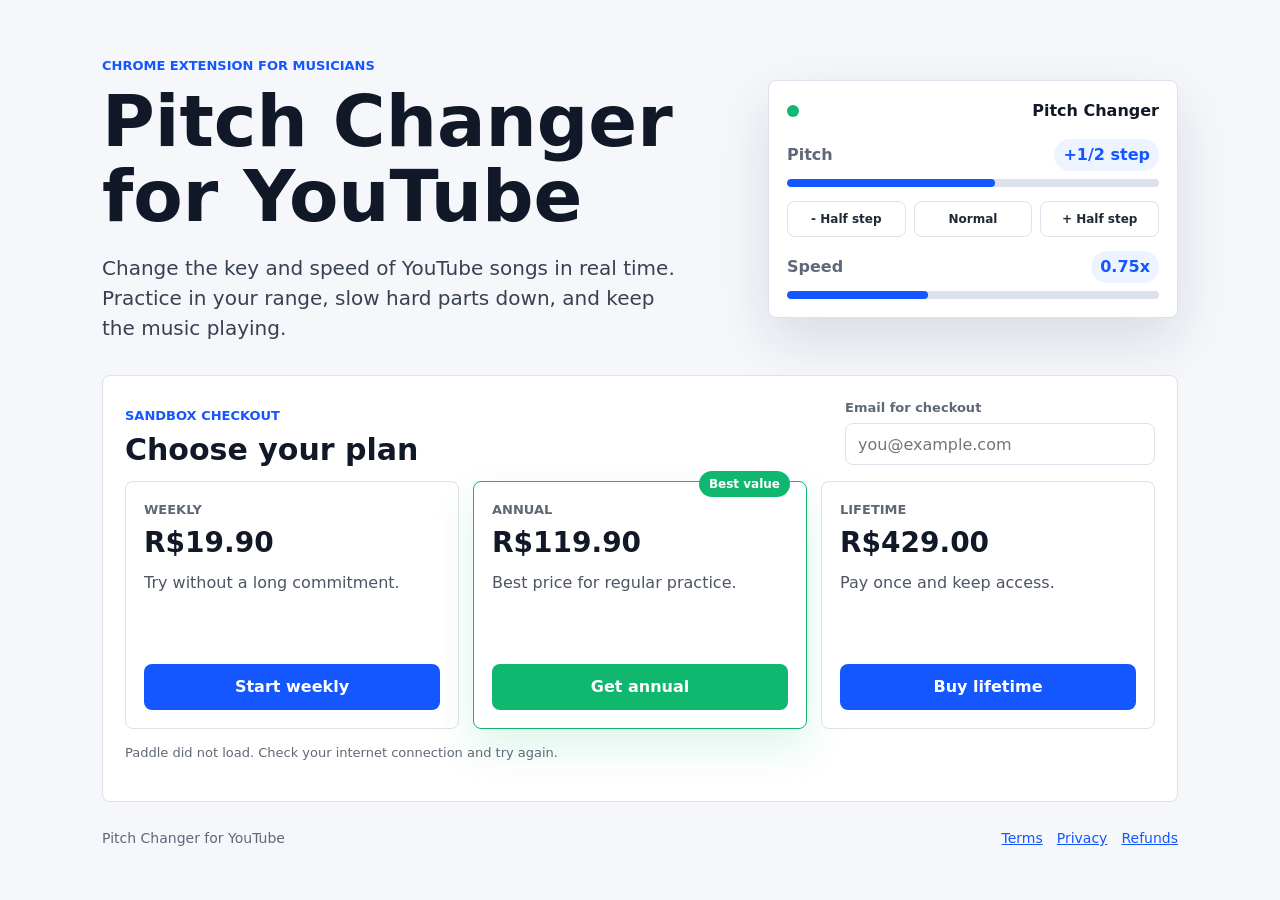
<file: index.html>
<!doctype html>
<html lang="en">
  <head>
    <meta charset="utf-8">
    <meta name="viewport" content="width=device-width, initial-scale=1">
    <title>Pitch Changer for YouTube - Pricing</title>
    <meta name="description" content="Change pitch and speed on YouTube in real time with Pitch Changer for YouTube.">
    <link rel="stylesheet" href="styles.css">
    <script src="https://cdn.paddle.com/paddle/v2/paddle.js"></script>
  </head>
  <body>
    <main class="page">
      <section class="product">
        <div class="copy">
          <p class="eyebrow">Chrome extension for musicians</p>
          <h1>Pitch Changer for YouTube</h1>
          <p class="lead">
            Change the key and speed of YouTube songs in real time. Practice in your range,
            slow hard parts down, and keep the music playing.
          </p>
        </div>

        <div class="preview" aria-label="Extension preview">
          <div class="preview-top">
            <span></span>
            <strong>Pitch Changer</strong>
          </div>
          <div class="preview-line">
            <label>Pitch</label>
            <output>+1/2 step</output>
          </div>
          <div class="preview-slider">
            <span style="width: 56%"></span>
          </div>
          <div class="preview-buttons">
            <span>- Half step</span>
            <span>Normal</span>
            <span>+ Half step</span>
          </div>
          <div class="preview-line">
            <label>Speed</label>
            <output>0.75x</output>
          </div>
          <div class="preview-slider">
            <span style="width: 38%"></span>
          </div>
        </div>
      </section>

      <section class="pricing" aria-labelledby="pricingTitle">
        <div class="pricing-head">
          <div>
            <p class="eyebrow">Sandbox checkout</p>
            <h2 id="pricingTitle">Choose your plan</h2>
          </div>
          <label class="email-box">
            <span>Email for checkout</span>
            <input id="emailInput" type="email" autocomplete="email" placeholder="you@example.com">
          </label>
        </div>

        <div class="plans">
          <article class="plan">
            <div>
              <span class="plan-name">Weekly</span>
              <strong id="weeklyPrice">R$19.90</strong>
              <p>Try without a long commitment.</p>
            </div>
            <button type="button" data-plan="weekly">Start weekly</button>
          </article>

          <article class="plan featured">
            <span class="badge">Best value</span>
            <div>
              <span class="plan-name">Annual</span>
              <strong id="annualPrice">R$119.90</strong>
              <p>Best price for regular practice.</p>
            </div>
            <button type="button" data-plan="annual">Get annual</button>
          </article>

          <article class="plan">
            <div>
              <span class="plan-name">Lifetime</span>
              <strong id="lifetimePrice">R$429.00</strong>
              <p>Pay once and keep access.</p>
            </div>
            <button type="button" data-plan="lifetime">Buy lifetime</button>
          </article>
        </div>

        <p id="checkoutStatus" class="status">
          Test mode is active. Use Paddle test card 4242 4242 4242 4242, CVC 100.
        </p>
      </section>
    </main>

    <footer class="footer">
      <span>Pitch Changer for YouTube</span>
      <nav aria-label="Legal pages">
        <a href="terms.html">Terms</a>
        <a href="privacy.html">Privacy</a>
        <a href="refund.html">Refunds</a>
      </nav>
    </footer>

    <script src="app.js"></script>
  </body>
</html>
</file>
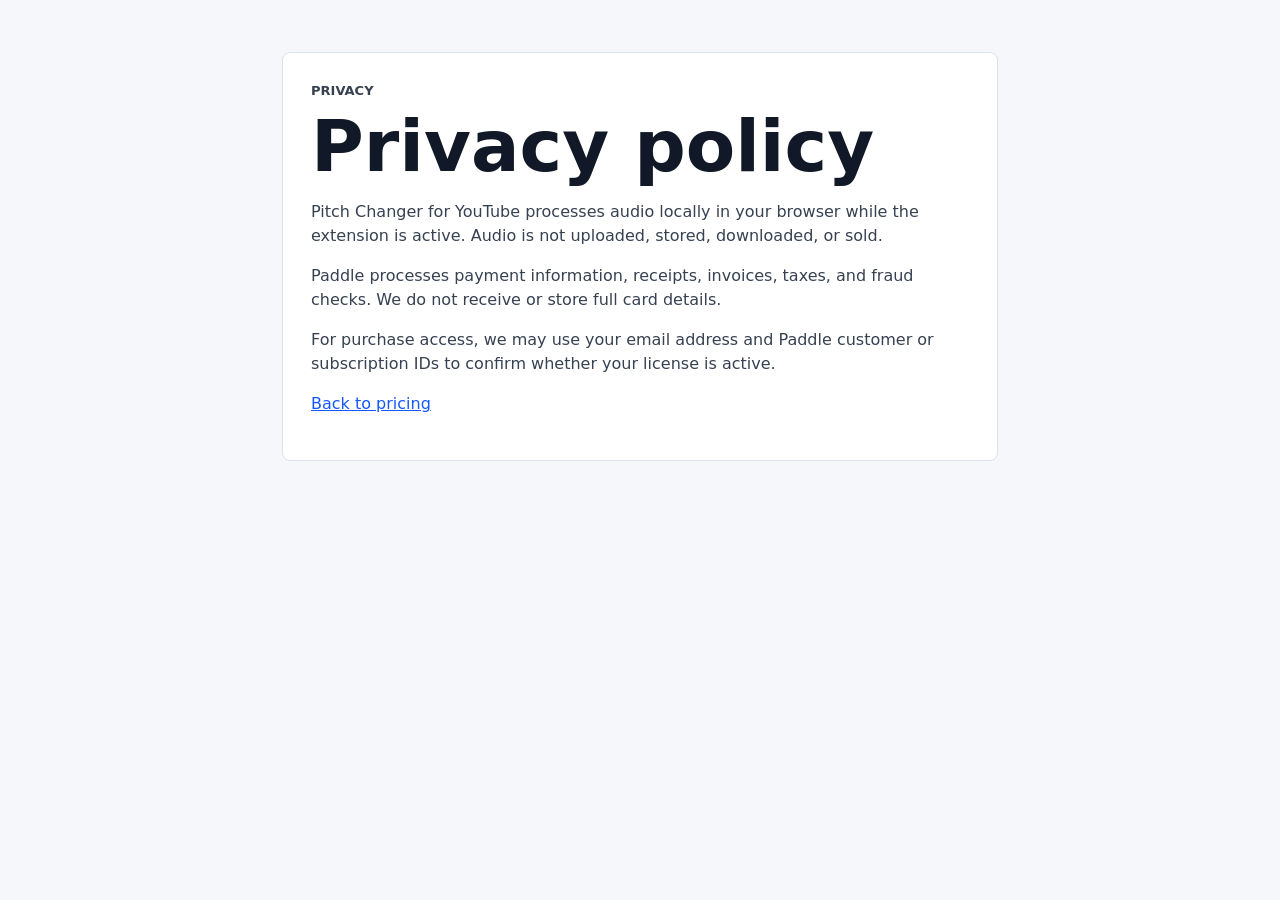
<file: privacy.html>
<!doctype html>
<html lang="en">
  <head>
    <meta charset="utf-8">
    <meta name="viewport" content="width=device-width, initial-scale=1">
    <title>Privacy - Pitch Changer for YouTube</title>
    <link rel="stylesheet" href="styles.css">
  </head>
  <body>
    <main class="legal">
      <article>
        <p class="eyebrow">Privacy</p>
        <h1>Privacy policy</h1>
        <p>
          Pitch Changer for YouTube processes audio locally in your browser while
          the extension is active. Audio is not uploaded, stored, downloaded, or sold.
        </p>
        <p>
          Paddle processes payment information, receipts, invoices, taxes, and fraud
          checks. We do not receive or store full card details.
        </p>
        <p>
          For purchase access, we may use your email address and Paddle customer or
          subscription IDs to confirm whether your license is active.
        </p>
        <p><a href="index.html">Back to pricing</a></p>
      </article>
    </main>
  </body>
</html>
</file>
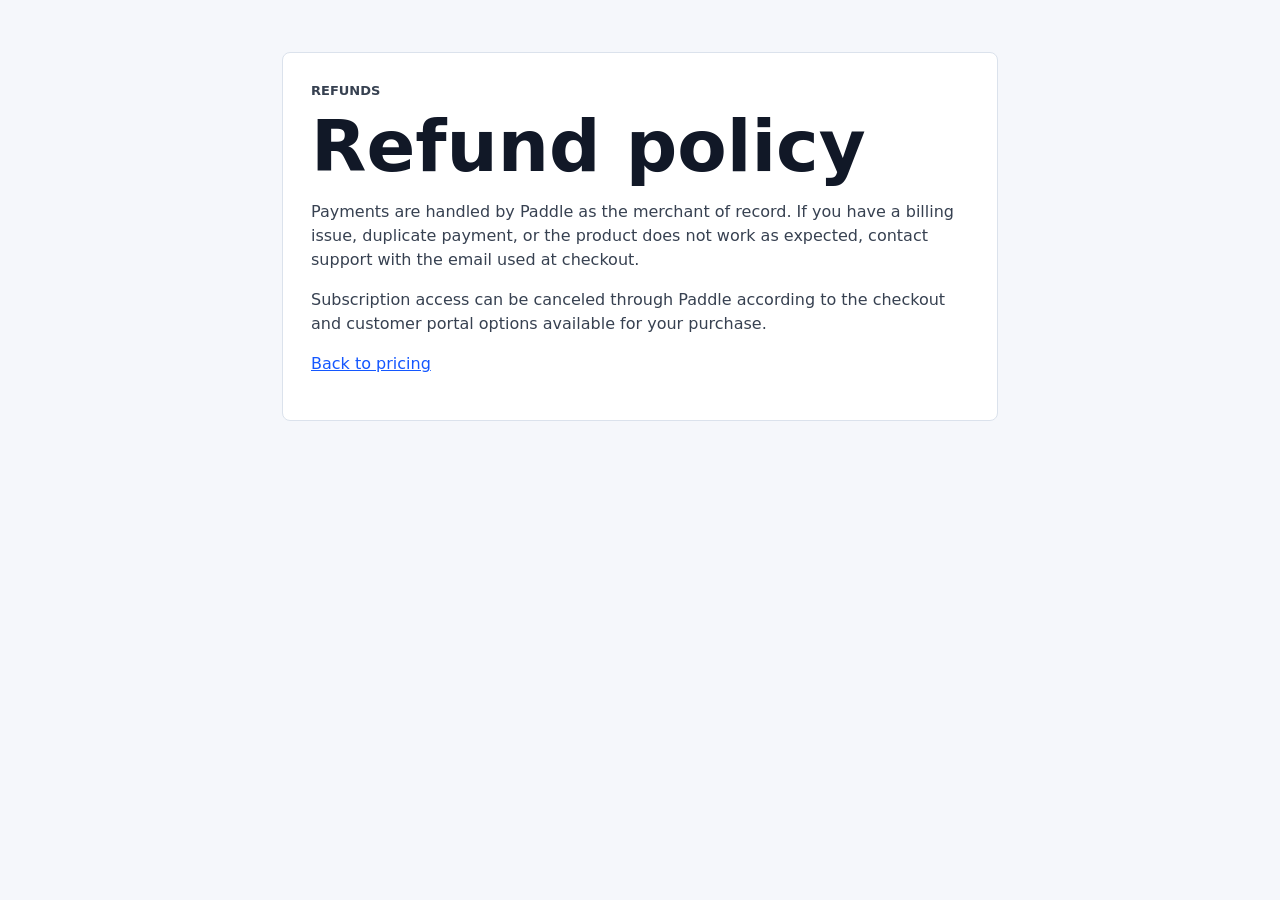
<file: refund.html>
<!doctype html>
<html lang="en">
  <head>
    <meta charset="utf-8">
    <meta name="viewport" content="width=device-width, initial-scale=1">
    <title>Refunds - Pitch Changer for YouTube</title>
    <link rel="stylesheet" href="styles.css">
  </head>
  <body>
    <main class="legal">
      <article>
        <p class="eyebrow">Refunds</p>
        <h1>Refund policy</h1>
        <p>
          Payments are handled by Paddle as the merchant of record. If you have a
          billing issue, duplicate payment, or the product does not work as expected,
          contact support with the email used at checkout.
        </p>
        <p>
          Subscription access can be canceled through Paddle according to the checkout
          and customer portal options available for your purchase.
        </p>
        <p><a href="index.html">Back to pricing</a></p>
      </article>
    </main>
  </body>
</html>
</file>
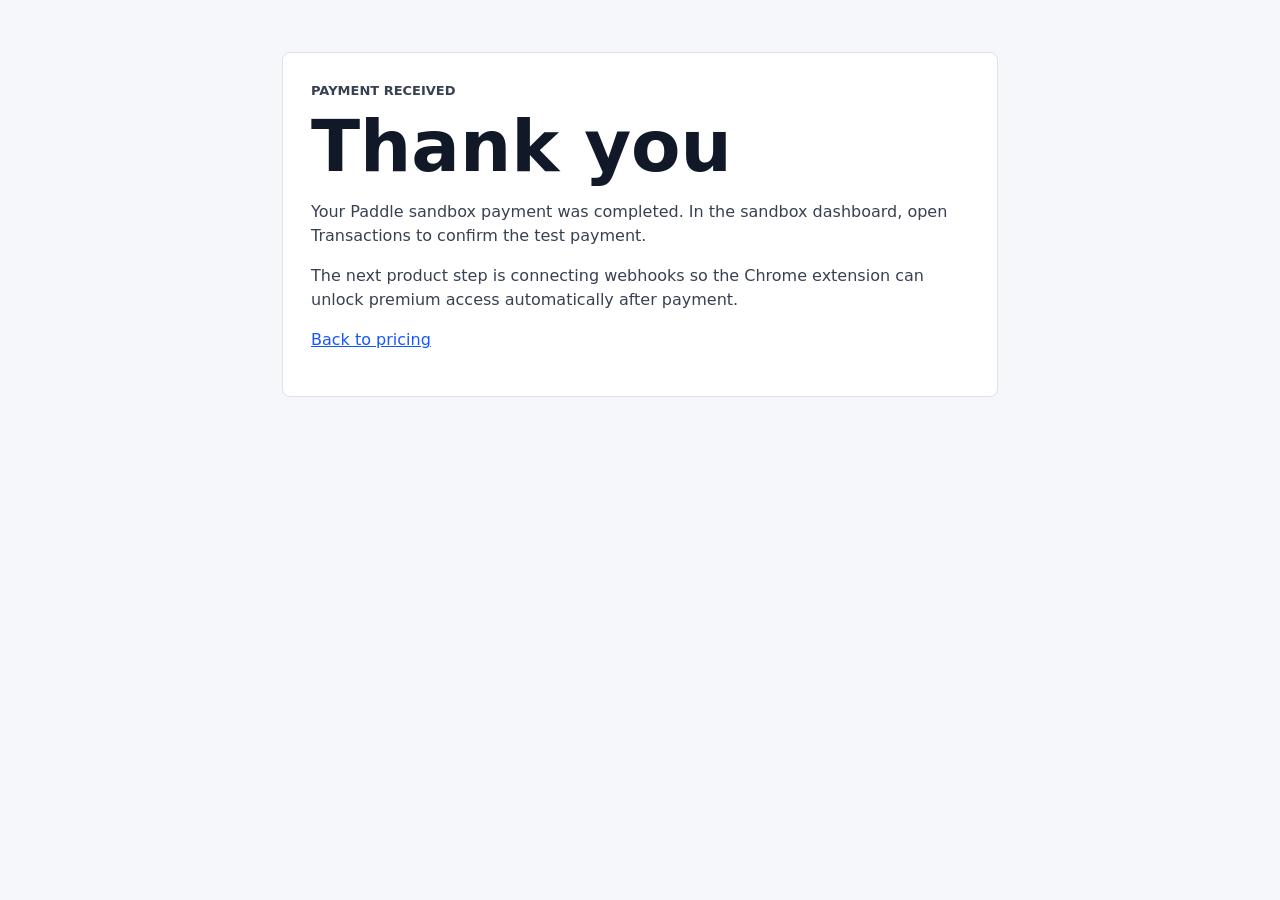
<file: success.html>
<!doctype html>
<html lang="en">
  <head>
    <meta charset="utf-8">
    <meta name="viewport" content="width=device-width, initial-scale=1">
    <title>Payment received - Pitch Changer for YouTube</title>
    <link rel="stylesheet" href="styles.css">
  </head>
  <body>
    <main class="legal">
      <article>
        <p class="eyebrow">Payment received</p>
        <h1>Thank you</h1>
        <p>
          Your Paddle sandbox payment was completed. In the sandbox dashboard, open
          Transactions to confirm the test payment.
        </p>
        <p>
          The next product step is connecting webhooks so the Chrome extension can
          unlock premium access automatically after payment.
        </p>
        <p><a href="index.html">Back to pricing</a></p>
      </article>
    </main>
  </body>
</html>
</file>
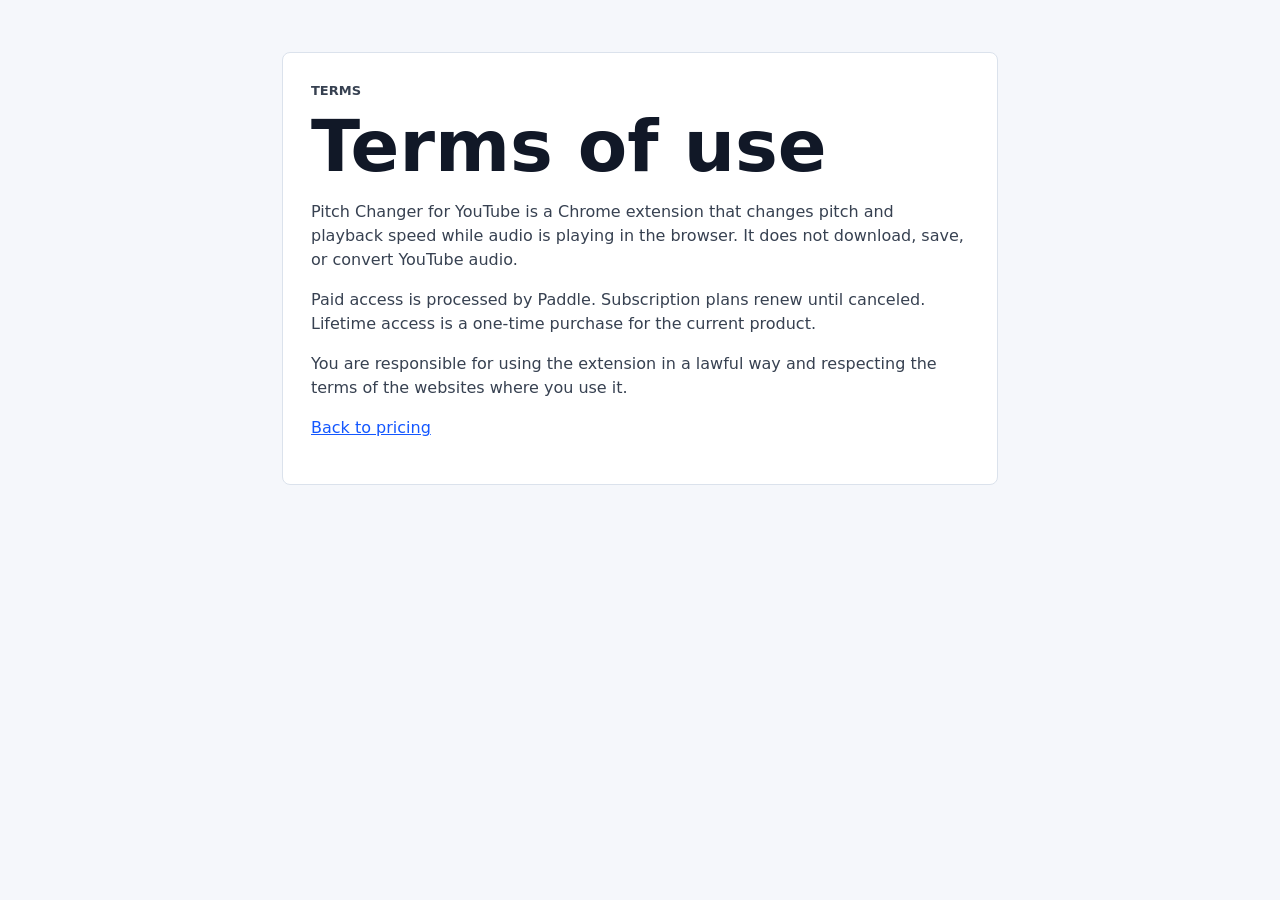
<file: terms.html>
<!doctype html>
<html lang="en">
  <head>
    <meta charset="utf-8">
    <meta name="viewport" content="width=device-width, initial-scale=1">
    <title>Terms - Pitch Changer for YouTube</title>
    <link rel="stylesheet" href="styles.css">
  </head>
  <body>
    <main class="legal">
      <article>
        <p class="eyebrow">Terms</p>
        <h1>Terms of use</h1>
        <p>
          Pitch Changer for YouTube is a Chrome extension that changes pitch and
          playback speed while audio is playing in the browser. It does not download,
          save, or convert YouTube audio.
        </p>
        <p>
          Paid access is processed by Paddle. Subscription plans renew until canceled.
          Lifetime access is a one-time purchase for the current product.
        </p>
        <p>
          You are responsible for using the extension in a lawful way and respecting
          the terms of the websites where you use it.
        </p>
        <p><a href="index.html">Back to pricing</a></p>
      </article>
    </main>
  </body>
</html>
</file>
<file: styles.css>
:root {
  color-scheme: light;
  --bg: #f5f7fb;
  --panel: #ffffff;
  --text: #111827;
  --muted: #5f6878;
  --line: #dbe2ec;
  --blue: #1457ff;
  --blue-soft: #eef4ff;
  --green: #10b86f;
  --ink: #1f2937;
  --shadow: 0 22px 55px rgba(17, 24, 39, 0.12);
}

* {
  box-sizing: border-box;
}

body {
  margin: 0;
  background: var(--bg);
  color: var(--text);
  font: 16px/1.5 Inter, ui-sans-serif, system-ui, -apple-system, BlinkMacSystemFont, "Segoe UI", sans-serif;
}

button,
input {
  font: inherit;
}

a {
  color: var(--blue);
}

.page {
  display: grid;
  gap: 24px;
  max-width: 1120px;
  min-height: calc(100vh - 72px);
  margin: 0 auto;
  padding: 48px 22px 26px;
}

.product {
  display: grid;
  grid-template-columns: minmax(280px, 1fr) minmax(300px, 410px);
  align-items: center;
  gap: 36px;
}

.copy {
  max-width: 650px;
}

.eyebrow {
  margin: 0 0 8px;
  color: var(--blue);
  font-size: 13px;
  font-weight: 800;
  text-transform: uppercase;
}

h1,
h2 {
  margin: 0;
  letter-spacing: 0;
  line-height: 1.05;
}

h1 {
  font-size: clamp(42px, 7vw, 72px);
  font-weight: 860;
}

h2 {
  font-size: 30px;
  font-weight: 820;
}

.lead {
  max-width: 580px;
  margin: 18px 0 0;
  color: #374151;
  font-size: 20px;
}

.preview {
  padding: 18px;
  border: 1px solid var(--line);
  border-radius: 8px;
  background: var(--panel);
  box-shadow: var(--shadow);
}

.preview-top,
.preview-line {
  display: flex;
  align-items: center;
  justify-content: space-between;
  gap: 14px;
}

.preview-top {
  margin-bottom: 16px;
}

.preview-top span {
  width: 12px;
  height: 12px;
  border-radius: 999px;
  background: var(--green);
}

.preview-line {
  margin: 10px 0 8px;
}

.preview-line label {
  color: var(--muted);
  font-weight: 750;
}

.preview-line output {
  padding: 4px 9px;
  border-radius: 999px;
  background: var(--blue-soft);
  color: var(--blue);
  font-weight: 800;
}

.preview-slider {
  height: 8px;
  overflow: hidden;
  border-radius: 999px;
  background: #dbe2ec;
}

.preview-slider span {
  display: block;
  height: 100%;
  border-radius: inherit;
  background: var(--blue);
}

.preview-buttons {
  display: grid;
  grid-template-columns: repeat(3, 1fr);
  gap: 8px;
  margin: 14px 0;
}

.preview-buttons span {
  min-height: 34px;
  padding: 8px;
  border: 1px solid var(--line);
  border-radius: 8px;
  background: #fff;
  color: var(--ink);
  text-align: center;
  font-size: 12px;
  font-weight: 800;
}

.pricing {
  padding: 22px;
  border: 1px solid var(--line);
  border-radius: 8px;
  background: var(--panel);
}

.pricing-head {
  display: flex;
  align-items: flex-end;
  justify-content: space-between;
  gap: 18px;
  margin-bottom: 16px;
}

.email-box {
  display: grid;
  gap: 6px;
  min-width: min(100%, 310px);
}

.email-box span {
  color: var(--muted);
  font-size: 13px;
  font-weight: 750;
}

.email-box input {
  width: 100%;
  height: 42px;
  padding: 0 12px;
  border: 1px solid var(--line);
  border-radius: 8px;
  background: #fff;
  color: var(--text);
}

.plans {
  display: grid;
  grid-template-columns: repeat(3, 1fr);
  gap: 14px;
}

.plan {
  position: relative;
  display: grid;
  gap: 18px;
  min-height: 248px;
  padding: 18px;
  border: 1.5px solid var(--line);
  border-radius: 8px;
  background: #fff;
}

.plan.featured {
  border-color: var(--green);
  box-shadow: 0 18px 42px rgba(16, 184, 111, 0.14);
}

.badge {
  position: absolute;
  top: -11px;
  right: 16px;
  padding: 4px 10px;
  border-radius: 999px;
  background: var(--green);
  color: #fff;
  font-size: 12px;
  font-weight: 850;
}

.plan-name {
  display: block;
  color: var(--muted);
  font-size: 13px;
  font-weight: 800;
  text-transform: uppercase;
}

.plan strong {
  display: block;
  margin-top: 8px;
  color: var(--text);
  font-size: 28px;
  line-height: 1.1;
}

.plan p {
  margin: 12px 0 0;
  color: #4b5563;
}

.plan button {
  align-self: end;
  width: 100%;
  height: 46px;
  border: 0;
  border-radius: 8px;
  background: var(--blue);
  color: #fff;
  font-weight: 850;
  cursor: pointer;
}

.plan.featured button {
  background: var(--green);
}

.status {
  margin: 14px 0 0;
  color: var(--muted);
  font-size: 13px;
}

.footer {
  display: flex;
  align-items: center;
  justify-content: space-between;
  gap: 18px;
  max-width: 1120px;
  margin: 0 auto;
  padding: 0 22px 28px;
  color: var(--muted);
  font-size: 14px;
}

.footer nav {
  display: flex;
  gap: 14px;
}

.legal {
  max-width: 760px;
  margin: 0 auto;
  padding: 52px 22px;
}

.legal article {
  padding: 28px;
  border: 1px solid var(--line);
  border-radius: 8px;
  background: var(--panel);
}

.legal p,
.legal li {
  color: #374151;
}

@media (max-width: 860px) {
  .product,
  .plans,
  .pricing-head {
    grid-template-columns: 1fr;
  }

  .pricing-head {
    display: grid;
    align-items: stretch;
  }
}

@media (max-width: 560px) {
  .page {
    padding-top: 30px;
  }

  h1 {
    font-size: 40px;
  }

  .lead {
    font-size: 17px;
  }

  .footer {
    align-items: flex-start;
    flex-direction: column;
  }
}
</file>
